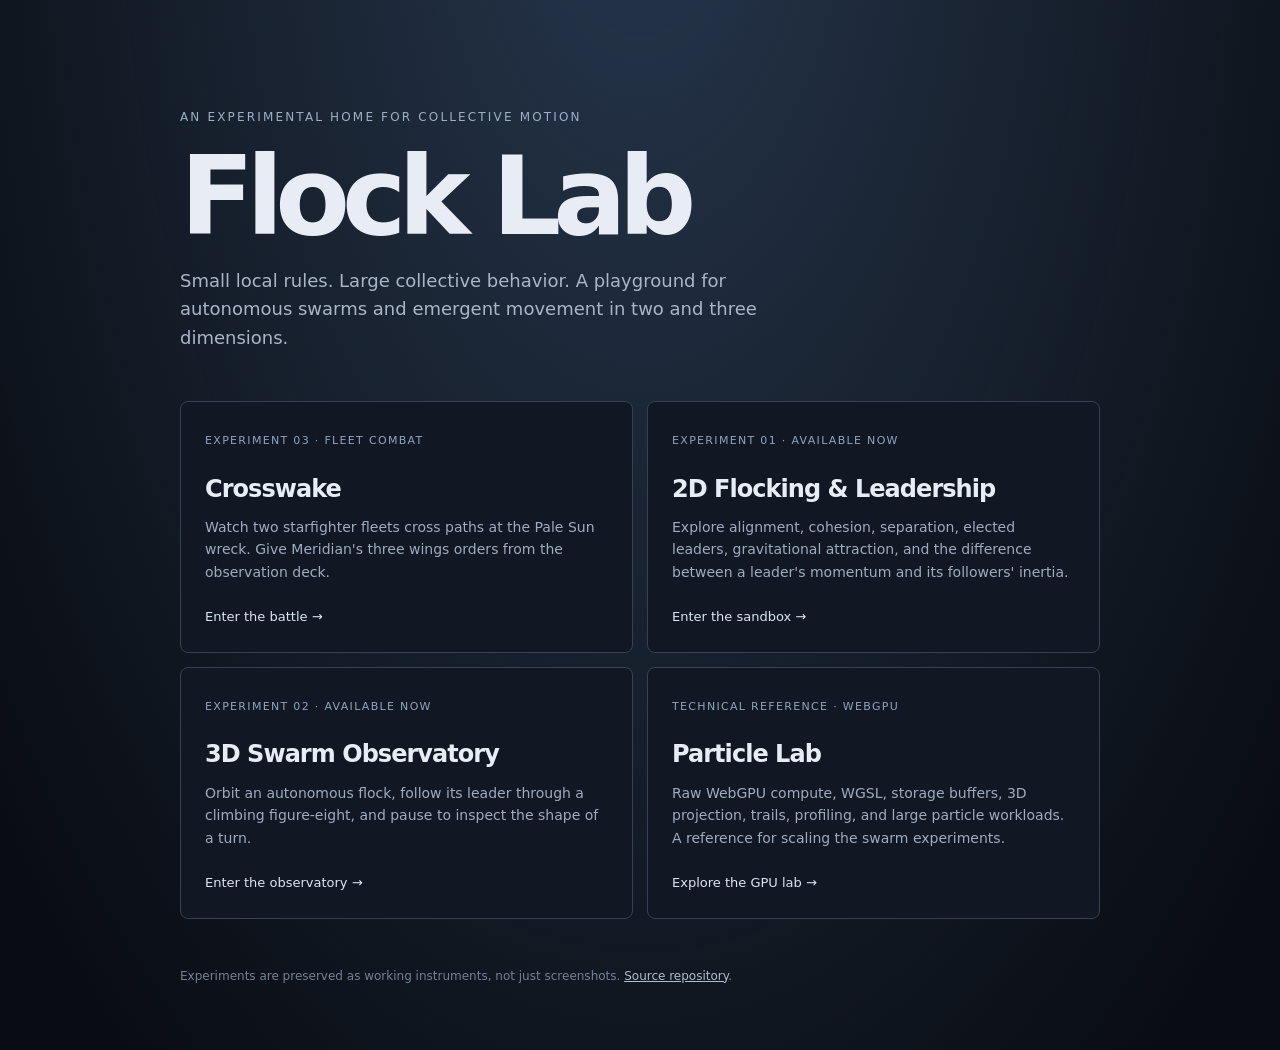
<file: index.html>
<!doctype html>
<html lang="en">
<head>
<meta charset="utf-8">
<meta name="viewport" content="width=device-width,initial-scale=1">
<meta name="color-scheme" content="dark">
<meta name="description" content="Flock Lab: experiments in emergent swarm behavior, autonomous agents, and 3D particle systems.">
<title>Flock Lab</title>
<style>
:root{color-scheme:dark;background:#090c12;color:#e8edf5;font:16px/1.6 ui-sans-serif,system-ui,-apple-system,"Segoe UI",sans-serif}
*{box-sizing:border-box}
body{margin:0;min-height:100vh;background:radial-gradient(ellipse at 50% -15%,#26364c 0,transparent 52rem),#090c12}
main{width:min(920px,calc(100% - 36px));margin:auto;padding:12vh 0 64px}
.kicker{color:#9eafc5;font-size:12px;letter-spacing:.18em;text-transform:uppercase}
h1{font-size:clamp(3.2rem,9vw,6.8rem);letter-spacing:-.075em;line-height:.95;font-weight:650;margin:18px 0}
.intro{max-width:620px;color:#aab6c7;font-size:18px}
.grid{display:grid;grid-template-columns:repeat(2,minmax(0,1fr));gap:14px;margin-top:48px}
.card{display:block;min-height:220px;padding:24px;border:1px solid #354154;background:#111823;border-radius:8px;color:inherit;text-decoration:none;transition:transform .18s,border-color .18s}
.card:hover{transform:translateY(-3px);border-color:#8297b5}
.card .tag{font-size:11px;letter-spacing:.12em;text-transform:uppercase;color:#8fa4c0}
.card h2{font-size:24px;letter-spacing:-.04em;margin:18px 0 8px}
.card p{font-size:14px;color:#9eacbf;margin:0}
.card .go{display:block;margin-top:24px;color:#dbe6f4;font-size:13px}
footer{margin-top:48px;color:#738198;font-size:12px}
footer a{color:#aebdd1}
@media(max-width:620px){main{padding-top:9vh}.grid{grid-template-columns:1fr}.card{min-height:180px}}
</style>
</head>
<body>
<main>
<div class="kicker">An experimental home for collective motion</div>
<h1>Flock Lab</h1>
<p class="intro">Small local rules. Large collective behavior. A playground for autonomous swarms and emergent movement in two and three dimensions.</p>
<section class="grid" aria-label="Experiments">
<a class="card" href="./experiments/fleet-combat/">
<span class="tag">Experiment 03 · Fleet combat</span>
<h2>Crosswake</h2>
<p>Watch two starfighter fleets cross paths at the Pale Sun wreck. Give Meridian's three wings orders from the observation deck.</p>
<span class="go">Enter the battle →</span>
</a>
<a class="card" href="./experiments/2d-flocking/">
<span class="tag">Experiment 01 · Available now</span>
<h2>2D Flocking &amp; Leadership</h2>
<p>Explore alignment, cohesion, separation, elected leaders, gravitational attraction, and the difference between a leader's momentum and its followers' inertia.</p>
<span class="go">Enter the sandbox →</span>
</a>
<a class="card" href="./experiments/3d-flocking/">
<span class="tag">Experiment 02 · Available now</span>
<h2>3D Swarm Observatory</h2>
<p>Orbit an autonomous flock, follow its leader through a climbing figure-eight, and pause to inspect the shape of a turn.</p>
<span class="go">Enter the observatory →</span>
</a>
<a class="card" href="https://github.com/apolito53/web-gpu-lab">
<span class="tag">Technical reference · WebGPU</span>
<h2>Particle Lab</h2>
<p>Raw WebGPU compute, WGSL, storage buffers, 3D projection, trails, profiling, and large particle workloads. A reference for scaling the swarm experiments.</p>
<span class="go">Explore the GPU lab →</span>
</a>
</section>
<footer>Experiments are preserved as working instruments, not just screenshots. <a href="https://github.com/apolito53/flock-lab">Source repository</a>.</footer>
</main>
</body>
</html>
</file>
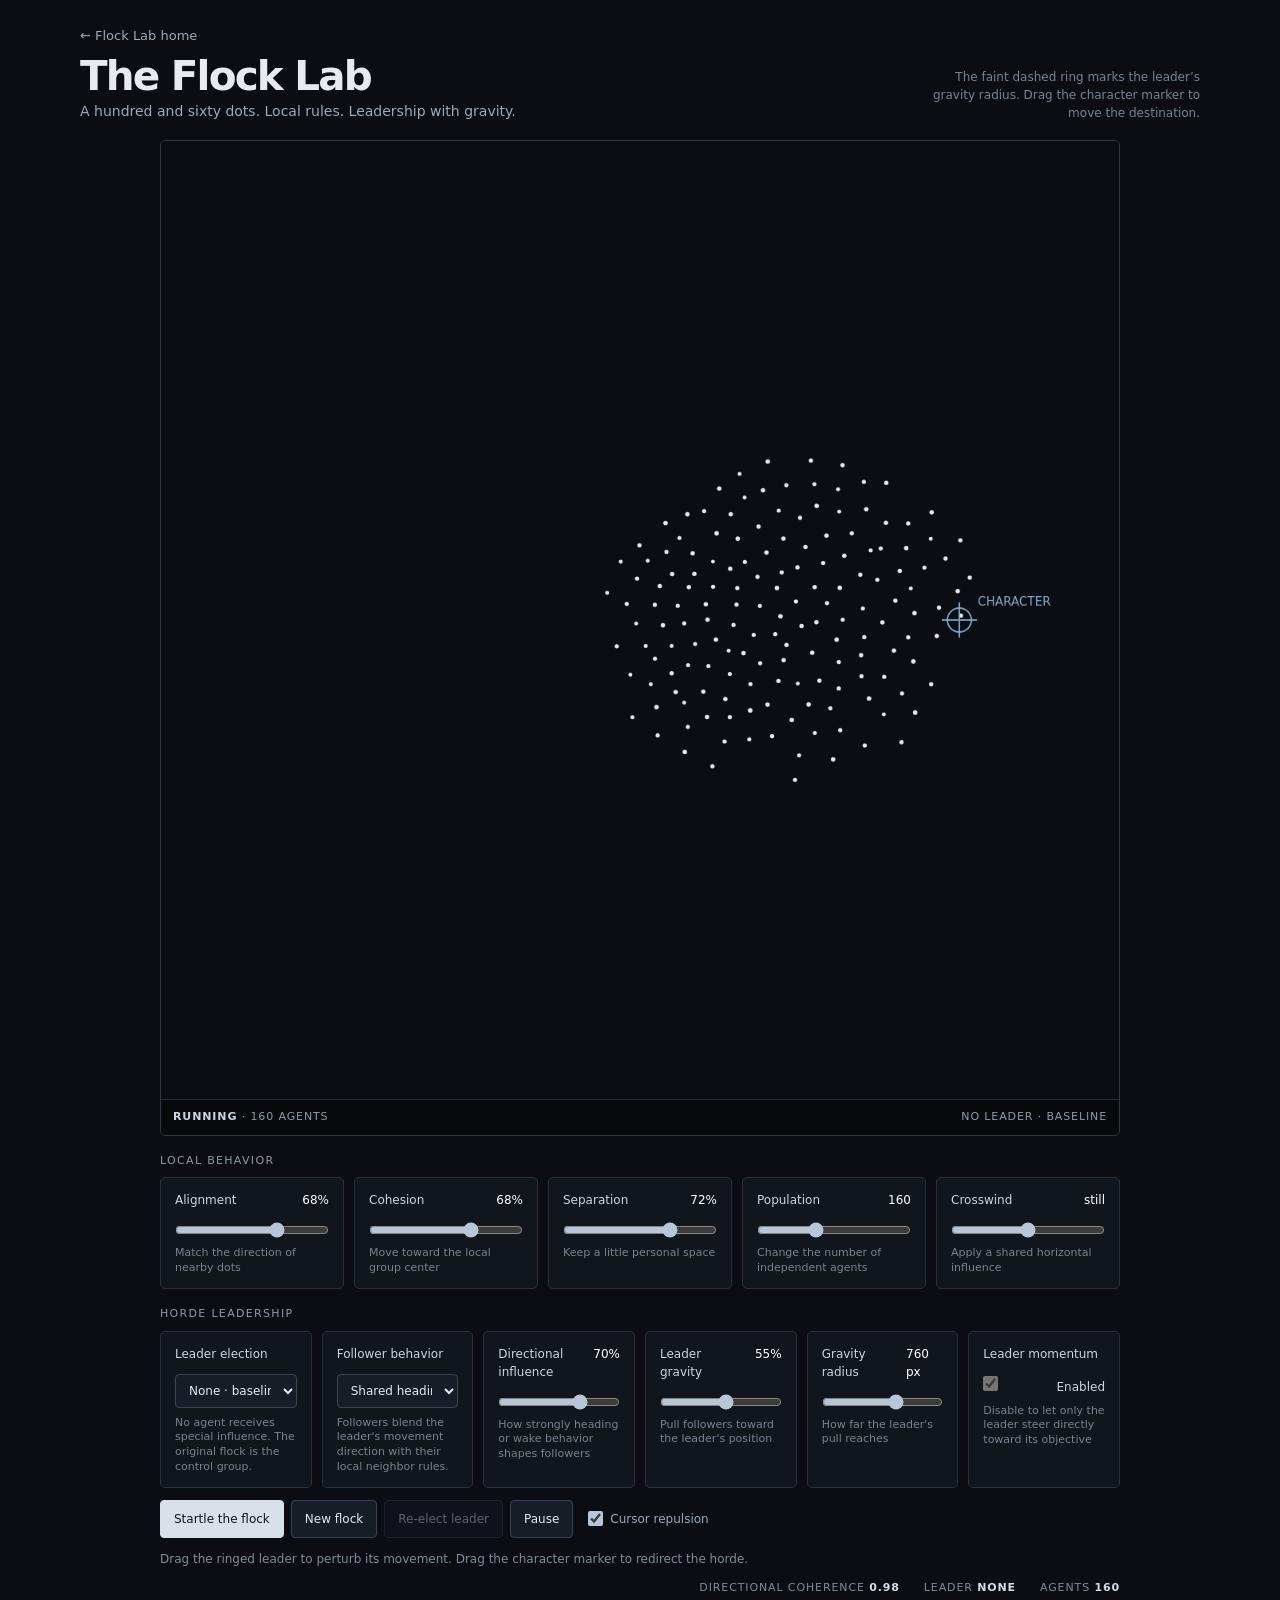
<file: experiments/2d-flocking/index.html>
<!doctype html>
<html lang="en">
<head>
<meta charset="utf-8">
<meta name="viewport" content="width=device-width,initial-scale=1">
<meta name="color-scheme" content="dark">
<meta name="description" content="A bare little flocking sandbox for exploring local rules, elected leaders, leader gravity, and inertial movement.">
<title>Flock Lab · 2D Flocking &amp; Leadership</title>
<style>
:root{color-scheme:dark;background:#0b0d12;color:#e7eaf0;font:15px/1.5 ui-sans-serif,system-ui,-apple-system,"Segoe UI",sans-serif}
*{box-sizing:border-box}
body{margin:0;background:#0b0d12;color:#e7eaf0}
main{width:min(1120px,calc(100% - 32px));margin:0 auto;padding:24px 0 54px}
header{display:flex;align-items:flex-end;justify-content:space-between;gap:24px;margin:0 0 18px}
.back{color:#9da8b8;text-decoration:none;font-size:13px}
.back:hover{color:#fff}
h1{font-size:clamp(1.8rem,4vw,2.7rem);line-height:1.05;letter-spacing:-.045em;margin:8px 0 4px;font-weight:650}
.sub{margin:0;color:#9da8b8;font-size:14px}
.header-note{color:#778292;font-size:12px;text-align:right;max-width:270px}
.field-wrap{width:min(100%,960px);margin:0 auto;background:#080a0e;border:1px solid #303744;border-radius:5px;overflow:hidden}
canvas{display:block;width:100%;height:auto;aspect-ratio:1/1;touch-action:none;cursor:crosshair}
.status{display:flex;justify-content:space-between;gap:12px;padding:9px 12px;border-top:1px solid #252c36;color:#8e99a9;font-size:11px;letter-spacing:.08em;text-transform:uppercase;flex-wrap:wrap}
.status strong{color:#cdd5e0;font-weight:550}
.section-label{width:min(100%,960px);margin:17px auto 8px;color:#8e99a9;font-size:11px;letter-spacing:.12em;text-transform:uppercase}
.controls{width:min(100%,960px);margin:0 auto;display:grid;grid-template-columns:repeat(5,minmax(0,1fr));gap:10px}
.lead-controls{grid-template-columns:repeat(6,minmax(0,1fr))}
.control{min-width:0;padding:13px 14px 12px;border:1px solid #29313d;border-radius:5px;background:#11151c}
.control label{display:flex;justify-content:space-between;gap:8px;align-items:baseline;font-size:12px;color:#cdd5e0}
output{font-variant-numeric:tabular-nums;color:#fff;font-size:12px}
input[type=range]{display:block;width:100%;margin:13px 0 8px;accent-color:#b8c6d8;cursor:pointer}
select{display:block;width:100%;margin:11px 0 8px;padding:8px 9px;border:1px solid #394453;border-radius:4px;background:#171d26;color:#e4eaf2;font:inherit;font-size:12px}
small{display:block;min-height:30px;color:#778292;font-size:11px;line-height:1.35}
.actions{width:min(100%,960px);margin:12px auto 0;display:flex;align-items:center;justify-content:space-between;gap:12px;flex-wrap:wrap}
.actions>div{display:flex;align-items:center;gap:7px;flex-wrap:wrap}
.toggle-control{display:inline-flex;align-items:center;gap:7px;margin-left:8px;color:#9da8b8;font-size:12px;white-space:nowrap;cursor:pointer}
.toggle-control input{width:15px;height:15px;margin:0;accent-color:#b8c6d8;cursor:pointer}
.control-toggle{display:flex;align-items:center;gap:8px;margin:13px 0 8px;color:#d5dde8;font-size:12px;cursor:pointer}
.control-toggle input{width:15px;height:15px;margin:0;accent-color:#b8c6d8;cursor:pointer}
button{border:1px solid #394453;background:#171d26;color:#e4eaf2;padding:9px 13px;border-radius:4px;font:inherit;font-size:12px;cursor:pointer}
button:hover{background:#242d39;border-color:#667487}
button:disabled{opacity:.38;cursor:not-allowed}
button:focus-visible,input:focus-visible,select:focus-visible,canvas:focus-visible{outline:2px solid #b8c6d8;outline-offset:3px}
button.primary{background:#d8e0ea;color:#10151c;border-color:#d8e0ea}
button.primary:hover{background:#fff}
.hint{color:#7f8a9a;font-size:12px}
.readout{width:min(100%,960px);margin:12px auto 0;display:flex;justify-content:flex-end;gap:24px;color:#7f8a9a;font-size:11px;text-transform:uppercase;letter-spacing:.08em;flex-wrap:wrap}
.readout strong{color:#d5dde8;font-weight:550;font-variant-numeric:tabular-nums}
@media(max-width:850px){.controls{grid-template-columns:repeat(3,minmax(0,1fr))}.lead-controls{grid-template-columns:repeat(3,minmax(0,1fr))}}
@media(max-width:560px){main{padding-top:16px}.header-note{display:none}.controls,.lead-controls{grid-template-columns:repeat(2,minmax(0,1fr))}.control{padding:11px}.status{font-size:9px}.readout{justify-content:space-between;gap:8px}}
</style>
</head>
<body>
<main>
<header>
  <div>
    <a class="back" href="../../">← Flock Lab home</a>
    <h1>The Flock Lab</h1>
    <p class="sub">A hundred and sixty dots. Local rules. Leadership with gravity.</p>
  </div>
  <div class="header-note">The faint dashed ring marks the leader’s gravity radius. Drag the character marker to move the destination.</div>
</header>
<section class="field-wrap" aria-label="Flocking simulation">
  <canvas id="field" width="1200" height="1200" tabindex="0" aria-label="A square field containing autonomous dots moving according to local flocking rules. A marked character position can be dragged to change the horde's destination."></canvas>
  <div class="status"><span id="state"><strong>RUNNING</strong> · 160 AGENTS</span><span id="leader-status">NO LEADER · BASELINE</span></div>
</section>
<div class="section-label">Local behavior</div>
<section class="controls" aria-label="Flocking rule controls">
  <div class="control">
    <label for="alignment"><span>Alignment</span><output id="alignment-out">68%</output></label>
    <input id="alignment" type="range" min="0" max="100" value="68">
    <small>Match the direction of nearby dots</small>
  </div>
  <div class="control">
    <label for="cohesion"><span>Cohesion</span><output id="cohesion-out">68%</output></label>
    <input id="cohesion" type="range" min="0" max="100" value="68">
    <small>Move toward the local group center</small>
  </div>
  <div class="control">
    <label for="separation"><span>Separation</span><output id="separation-out">72%</output></label>
    <input id="separation" type="range" min="0" max="100" value="72">
    <small>Keep a little personal space</small>
  </div>
  <div class="control">
    <label for="population"><span>Population</span><output id="population-out">160</output></label>
    <input id="population" type="range" min="20" max="400" step="10" value="160">
    <small>Change the number of independent agents</small>
  </div>
  <div class="control">
    <label for="wind"><span>Crosswind</span><output id="wind-out">still</output></label>
    <input id="wind" type="range" min="-100" max="100" value="0">
    <small>Apply a shared horizontal influence</small>
  </div>
</section>
<div class="section-label">Horde leadership</div>
<section class="controls lead-controls" aria-label="Leader behavior controls">
  <div class="control">
    <label for="leader-mode"><span>Leader election</span></label>
    <select id="leader-mode">
      <option value="none">None · baseline</option>
      <option value="random">Random agent</option>
      <option value="vanguard">Vanguard · nearest to character</option>
      <option value="director">Director · weighted selection</option>
    </select>
    <small id="leader-explanation">No agent receives special influence. The original flock is the control group.</small>
  </div>
  <div class="control">
    <label for="follow-style"><span>Follower behavior</span></label>
    <select id="follow-style">
      <option value="heading">Shared heading</option>
      <option value="wake">Follow the leader's wake</option>
    </select>
    <small id="follow-explanation">Followers blend the leader's movement direction with their local neighbor rules.</small>
  </div>
  <div class="control">
    <label for="leader-influence"><span>Directional influence</span><output id="leader-influence-out">70%</output></label>
    <input id="leader-influence" type="range" min="0" max="100" value="70">
    <small>How strongly heading or wake behavior shapes followers</small>
  </div>
  <div class="control">
    <label for="leader-gravity"><span>Leader gravity</span><output id="leader-gravity-out">55%</output></label>
    <input id="leader-gravity" type="range" min="0" max="100" value="55">
    <small>Pull followers toward the leader's position</small>
  </div>
  <div class="control">
    <label for="gravity-radius"><span>Gravity radius</span><output id="gravity-radius-out">760 px</output></label>
    <input id="gravity-radius" type="range" min="150" max="1100" step="25" value="760">
    <small>How far the leader's pull reaches</small>
  </div>
  <div class="control">
    <label for="leader-momentum"><span>Leader momentum</span></label>
    <label class="control-toggle" for="leader-momentum"><input id="leader-momentum" type="checkbox" checked><span>Enabled</span></label>
    <small>Disable to let only the leader steer directly toward its objective</small>
  </div>
</section>
<div class="actions">
  <div>
    <button id="scatter" class="primary" type="button">Startle the flock</button>
    <button id="new" type="button">New flock</button>
    <button id="reelect" type="button" disabled>Re-elect leader</button>
    <button id="pause" type="button" aria-pressed="false">Pause</button>
    <label class="toggle-control" for="cursor-repulsion"><input id="cursor-repulsion" type="checkbox" checked><span>Cursor repulsion</span></label>
  </div>
  <span class="hint">Drag the ringed leader to perturb its movement. Drag the character marker to redirect the horde.</span>
</div>
<div class="readout">
  <span>Directional coherence <strong id="coherence">0.00</strong></span>
  <span>Leader <strong id="leader-number">none</strong></span>
  <span>Agents <strong id="count">160</strong></span>
</div>
</main>
<script>
(()=>{
"use strict";
const canvas=document.getElementById("field"),ctx=canvas.getContext("2d");
if(!ctx)return;
const W=1200,H=1200,TAU=Math.PI*2,NEIGHBOR_RADIUS_SQ=15000,PERSONAL_RADIUS_SQ=1400;
const $=id=>document.getElementById(id);
const values={alignment:68,cohesion:68,separation:72,population:160,wind:0,leaderMode:"none",followStyle:"heading",leaderInfluence:70,leaderGravity:55,gravityRadius:760,cursorRepulsion:true,leaderMomentum:true};
let seed=119053,birds=[],last=0,time=0,frame=0,running=true,leaderId=null,electionClock=0;
const player={x:1000,y:600};
const pointer={x:0,y:0,active:false};
let draggingPlayer=false,draggingLeader=false;
function rnd(){seed=(1664525*seed+1013904223)>>>0;return seed/4294967296;}
function mix(a,b,t){return a+(b-a)*t;}
function clamp(v,a,b){return Math.max(a,Math.min(b,v));}
function makeBird(i){
 const a=rnd()*TAU,r=Math.sqrt(rnd());
 const x=mix(430,770,rnd())+Math.cos(a)*155*r;
 const y=mix(480,720,rnd())+Math.sin(a)*83*r;
 const vx=2.4+(rnd()-.5)*1.8;
 const vy=(rnd()-.5)*2;
 return {
  x,y,vx,vy,
  cruiseSpeed:clamp(Math.hypot(vx,vy),1.55,3.9),
  startleX:0,startleY:0,
  phase:rnd()*TAU,
  size:.8+rnd()*.5,
  id:i
 };
}
function modeName(){
 return values.leaderMode==="random"?"RANDOM":values.leaderMode==="vanguard"?"VANGUARD":values.leaderMode==="director"?"DIRECTOR":"BASELINE";
}
function updateStatus(){
 const leader=birds.find(b=>b.id===leaderId);
 $("state").innerHTML="<strong>"+(running?"RUNNING":"PAUSED")+"</strong> · "+birds.length+" AGENTS";
 $("leader-status").textContent=leader?("LEADER #"+(leader.id+1)+" · "+modeName()+(values.leaderMomentum?"":" · DIRECT")):"NO LEADER · BASELINE";
 $("leader-number").textContent=leader?("#"+(leader.id+1)):"none";
 $("reelect").disabled=values.leaderMode==="none"||birds.length===0;
 $("leader-momentum").disabled=!leader;
}
function directorScore(candidate){
 const dx=player.x-candidate.x,dy=player.y-candidate.y,distance=Math.hypot(dx,dy);
 const speed=Math.hypot(candidate.vx,candidate.vy);
 const toward=distance>0&&speed>0?clamp(((candidate.vx/speed)*(dx/distance)+(candidate.vy/speed)*(dy/distance)+1)*.5,0,1):0;
 let neighbors=0;
 for(const other of birds){
  if(other.id===candidate.id)continue;
  const x=other.x-candidate.x,y=other.y-candidate.y;
  if(x*x+y*y<NEIGHBOR_RADIUS_SQ)neighbors++;
 }
 const support=clamp(neighbors/10,0,1);
 const proximity=1-clamp(distance/Math.hypot(W,H),0,1);
 return proximity*.5+toward*.35+support*.15;
}
function electLeader(force){
 if(values.leaderMode==="none"||!birds.length){leaderId=null;updateStatus();return;}
 const current=birds.find(b=>b.id===leaderId)||null;
 if(values.leaderMode==="random"){
  if(!current||force){
   let candidate=birds[Math.floor(rnd()*birds.length)];
   if(birds.length>1&&candidate.id===leaderId)candidate=birds[(candidate.id+1+Math.floor(rnd()*(birds.length-1)))%birds.length];
   leaderId=candidate.id;
  }
 }else if(values.leaderMode==="vanguard"){
  let best=birds[0],bestDistance=Infinity;
  for(const b of birds){
   const d=(b.x-player.x)*(b.x-player.x)+(b.y-player.y)*(b.y-player.y);
   if(d<bestDistance){bestDistance=d;best=b;}
  }
  const currentDistance=current?(current.x-player.x)*(current.x-player.x)+(current.y-player.y)*(current.y-player.y):Infinity;
  if(force||!current||Math.sqrt(currentDistance)-Math.sqrt(bestDistance)>55)leaderId=best.id;
 }else if(values.leaderMode==="director"){
  let best=birds[0],bestScore=-Infinity;
  for(const b of birds){const score=directorScore(b);if(score>bestScore){bestScore=score;best=b;}}
  const currentScore=current?directorScore(current):-Infinity;
  if(force||!current||bestScore>currentScore+.045)leaderId=best.id;
 }
 updateStatus();
}
function initialize(){
 birds=Array.from({length:values.population},(_,i)=>makeBird(i));
 leaderId=null;electionClock=0;
 if(values.leaderMode!=="none")electLeader(true);
 $("count").textContent=String(birds.length);
 updateStatus();
}
function report(){
 for(const name of ["alignment","cohesion","separation"]){$(name+"-out").textContent=values[name]+"%";}
 $("population-out").textContent=String(values.population);
 $("wind-out").textContent=values.wind===0?"still":Math.abs(values.wind)+"% "+(values.wind>0?"east":"west");
 $("leader-influence-out").textContent=values.leaderInfluence+"%";
 $("leader-gravity-out").textContent=values.leaderGravity+"%";
 $("gravity-radius-out").textContent=values.gravityRadius+" px";
 $("leader-explanation").textContent=values.leaderMode==="none"?"No agent receives special influence. The original flock is the control group.":values.leaderMode==="random"?"One randomly chosen agent becomes the directional anchor. Re-elect to choose another.":values.leaderMode==="vanguard"?"The agent nearest the character is the vanguard. It changes only when another gets meaningfully closer.":"The Director weighs proximity, heading toward the character, and nearby group support.";
 $("follow-explanation").textContent=values.followStyle==="heading"?"Followers blend the leader's movement direction with their local neighbor rules.":"Followers are gently drawn toward a broad, offset wake behind the leader, retaining their lateral spacing.";
}
for(const name of ["alignment","cohesion","separation","wind"]){
 $(name).addEventListener("input",e=>{values[name]=Number(e.target.value);report();});
}
$("population").addEventListener("input",e=>{$("population-out").textContent=e.target.value;});
$("population").addEventListener("change",e=>{values.population=Number(e.target.value);initialize();readAgreement();});
$("leader-mode").addEventListener("change",e=>{
 values.leaderMode=e.target.value;electionClock=0;electLeader(true);report();
});
$("follow-style").addEventListener("change",e=>{values.followStyle=e.target.value;report();});
$("leader-influence").addEventListener("input",e=>{values.leaderInfluence=Number(e.target.value);report();});
$("leader-gravity").addEventListener("input",e=>{values.leaderGravity=Number(e.target.value);report();});
$("gravity-radius").addEventListener("input",e=>{values.gravityRadius=Number(e.target.value);report();});
$("cursor-repulsion").addEventListener("change",e=>{values.cursorRepulsion=e.target.checked;});
$("leader-momentum").addEventListener("change",e=>{values.leaderMomentum=e.target.checked;updateStatus();});
report();
initialize();
function scatter(){
 let cx=0,cy=0;
 for(const b of birds){cx+=b.x;cy+=b.y;}
 cx/=birds.length;cy/=birds.length;
 for(const b of birds){
  const a=Math.atan2(b.y-cy,b.x-cx)+(rnd()-.5)*.85;
  const force=3.2+rnd()*2.4;
  if(b.id===leaderId&&!values.leaderMomentum){
   b.startleX+=Math.cos(a)*force;b.startleY+=Math.sin(a)*force;
  }else{
   b.vx+=Math.cos(a)*force;b.vy+=Math.sin(a)*force;
  }
 }
}
$("scatter").addEventListener("click",scatter);
$("new").addEventListener("click",()=>{seed=(seed+7919)>>>0;initialize();readAgreement();});
$("reelect").addEventListener("click",()=>{electLeader(true);});
$("pause").addEventListener("click",()=>{
 running=!running;
 $("pause").textContent=running?"Pause":"Resume";
 $("pause").setAttribute("aria-pressed",String(!running));
 updateStatus();
});
function canvasPoint(e){
 const r=canvas.getBoundingClientRect();
 return {x:(e.clientX-r.left)*W/r.width,y:(e.clientY-r.top)*H/r.height};
}
function pointerMove(e){
 const p=canvasPoint(e);
 if(draggingPlayer){player.x=clamp(p.x,35,W-35);player.y=clamp(p.y,35,H-35);pointer.active=false;return;}
 if(draggingLeader){
  const leader=birds.find(b=>b.id===leaderId);
  if(leader){leader.x=clamp(p.x,35,W-35);leader.y=clamp(p.y,35,H-35);}
  pointer.active=false;return;
 }
 pointer.x=p.x;pointer.y=p.y;
 pointer.active=Math.hypot(p.x-player.x,p.y-player.y)>27;
}
canvas.addEventListener("pointermove",pointerMove);
canvas.addEventListener("pointerdown",e=>{
 const p=canvasPoint(e);
 const leader=birds.find(b=>b.id===leaderId);
 if(Math.hypot(p.x-player.x,p.y-player.y)<36){draggingPlayer=true;}
 else if(leader&&Math.hypot(p.x-leader.x,p.y-leader.y)<30){draggingLeader=true;}
 pointerMove(e);
 try{canvas.setPointerCapture(e.pointerId);}catch(_){}
});
function pointerUp(){
 const movedPlayer=draggingPlayer;
 draggingPlayer=false;draggingLeader=false;pointer.active=false;
 if(movedPlayer&&values.leaderMode!=="none")electLeader(false);
}
canvas.addEventListener("pointerup",pointerUp);
canvas.addEventListener("pointercancel",pointerUp);
canvas.addEventListener("pointerleave",()=>{if(!draggingPlayer&&!draggingLeader)pointer.active=false;});
function updateElection(dt){
 if(values.leaderMode==="none"||values.leaderMode==="random")return;
 electionClock+=dt*16.667;
 if(electionClock>=450){electionClock=0;electLeader(false);}
}
function applyLeaderBehavior(b,leader){
 if(!leader)return {x:0,y:0};
 const strength=values.leaderInfluence/100;
 if(b.id===leader.id){
  const dx=player.x-b.x,dy=player.y-b.y,d=Math.hypot(dx,dy);
  if(d<2)return {x:0,y:0};
  const desiredSpeed=3.65;
  return {x:(dx/d*desiredSpeed-b.vx)*.055,y:(dy/d*desiredSpeed-b.vy)*.055};
 }
 if(strength<=0)return {x:0,y:0};
 const leaderDistance=Math.hypot(leader.x-b.x,leader.y-b.y);
 const rangeWeight=clamp(1-leaderDistance/900,0,1)*strength;
 if(values.followStyle==="heading"){
  return {x:(leader.vx-b.vx)*.055*rangeWeight,y:(leader.vy-b.vy)*.055*rangeWeight};
 }
 const speed=Math.hypot(leader.vx,leader.vy);
 if(speed<.001)return {x:0,y:0};
 const dirX=leader.vx/speed,dirY=leader.vy/speed;
 const perpX=-dirY,perpY=dirX;
 const relX=b.x-leader.x,relY=b.y-leader.y;
 const lateral=clamp(relX*perpX+relY*perpY,-220,220);
 const longitudinal=relX*dirX+relY*dirY;
 const desiredLongitudinal=clamp(longitudinal,-390,-95);
 const desiredLateral=lateral*.78;
 const targetX=leader.x+dirX*desiredLongitudinal+perpX*desiredLateral;
 const targetY=leader.y+dirY*desiredLongitudinal+perpY*desiredLateral;
 return {x:(targetX-b.x)*.00062*rangeWeight,y:(targetY-b.y)*.00062*rangeWeight};
}
function leaderGravityFor(b,leader){
 if(!leader||b.id===leader.id||values.leaderGravity<=0)return {x:0,y:0};
 const dx=leader.x-b.x,dy=leader.y-b.y;
 const distance=Math.hypot(dx,dy),radius=values.gravityRadius;
 if(distance<=1||distance>=radius)return {x:0,y:0};
 const t=distance/radius;
 const smoothFalloff=1-(t*t*(3-2*t));
 const centerSoftening=clamp(distance/70,0,1);
 const magnitude=(values.leaderGravity/100)*.42*smoothFalloff*centerSoftening;
 return {x:dx/distance*magnitude,y:dy/distance*magnitude};
}
function simulation(dt){
 updateElection(dt);
 const leader=birds.find(b=>b.id===leaderId)||null;
 const nextVelocity=new Array(birds.length);
 const alignment=values.alignment/100,cohesion=values.cohesion/100;
 const space=values.separation/100,wind=values.wind/100;
 for(let i=0;i<birds.length;i++){
  const b=birds[i],isDirectLeader=!!leader&&b.id===leader.id&&!values.leaderMomentum;
  let avx=0,avy=0,cx=0,cy=0,avoidX=0,avoidY=0,neighbors=0;
  for(let j=0;j<birds.length;j++){
   if(i===j)continue;
   const o=birds[j],dx=o.x-b.x,dy=o.y-b.y,d2=dx*dx+dy*dy;
   if(d2<NEIGHBOR_RADIUS_SQ){
    avx+=o.vx;avy+=o.vy;cx+=o.x;cy+=o.y;neighbors++;
    if(d2<PERSONAL_RADIUS_SQ&&d2>1){
     const force=(PERSONAL_RADIUS_SQ-d2)/PERSONAL_RADIUS_SQ;
     avoidX-=dx*force/Math.sqrt(d2);avoidY-=dy*force/Math.sqrt(d2);
    }
   }
  }
  let ax=0,ay=0,intentX=0,intentY=0;
  if(neighbors){
   avx/=neighbors;avy/=neighbors;cx/=neighbors;cy/=neighbors;
   ax+=(avx-b.vx)*.038*alignment+(cx-b.x)*.0015*cohesion;
   ay+=(avy-b.vy)*.038*alignment+(cy-b.y)*.0015*cohesion;
   if(isDirectLeader){
    const averageSpeed=Math.hypot(avx,avy);
    if(averageSpeed>.001){
     intentX+=(avx/averageSpeed)*alignment;
     intentY+=(avy/averageSpeed)*alignment;
    }
    const centerX=cx-b.x,centerY=cy-b.y,centerDistance=Math.hypot(centerX,centerY);
    if(centerDistance>.001){
     intentX+=(centerX/centerDistance)*cohesion;
     intentY+=(centerY/centerDistance)*cohesion;
    }
   }
  }
  ax+=avoidX*(.045+space*.22);
  ay+=avoidY*(.045+space*.22);
  if(isDirectLeader){
   intentX+=avoidX*(.35+space*.65);
   intentY+=avoidY*(.35+space*.65);
  }
  ax+=wind*.046+.006*Math.sin(time*.001+b.phase);
  ay+=.008*Math.sin(time*.0009+b.id*.42);
  if(isDirectLeader){
   intentX+=wind*.22+.025*Math.sin(time*.001+b.phase);
   intentY+=.025*Math.sin(time*.0009+b.id*.42);
   const goalX=player.x-b.x,goalY=player.y-b.y,goalDistance=Math.hypot(goalX,goalY);
   if(goalDistance>1){intentX+=goalX/goalDistance*1.15;intentY+=goalY/goalDistance*1.15;}
   if(b.x<95)intentX+=clamp((95-b.x)/95,0,1)*1.1;
   if(b.x>1105)intentX-=clamp((b.x-1105)/95,0,1)*1.1;
   if(b.y<95)intentY+=clamp((95-b.y)/95,0,1)*1.1;
   if(b.y>1105)intentY-=clamp((b.y-1105)/95,0,1)*1.1;
   if(values.cursorRepulsion&&pointer.active){
    const dx=b.x-pointer.x,dy=b.y-pointer.y,d2=dx*dx+dy*dy;
    if(d2<23000&&d2>1){
     const f=(23000-d2)/23000*.75,len=Math.sqrt(d2);
     intentX+=dx/len*f;intentY+=dy/len*f;
    }
   }
   intentX+=b.startleX*.72;intentY+=b.startleY*.72;
   b.startleX*=.86;b.startleY*=.86;
   let desiredLength=Math.hypot(intentX,intentY);
   if(desiredLength<.0001){
    intentX=goalDistance>1?goalX/goalDistance:Math.cos(b.phase);
    intentY=goalDistance>1?goalY/goalDistance:Math.sin(b.phase);
    desiredLength=1;
   }
   const speed=b.cruiseSpeed||3;
   nextVelocity[i]=[intentX/desiredLength*speed,intentY/desiredLength*speed];
  }else{
   const leadership=applyLeaderBehavior(b,leader);
   ax+=leadership.x;ay+=leadership.y;
   const gravity=leaderGravityFor(b,leader);
   ax+=gravity.x;ay+=gravity.y;
   if(b.x<95)ax+=(95-b.x)*.004;
   if(b.x>1105)ax-=(b.x-1105)*.004;
   if(b.y<95)ay+=(95-b.y)*.004;
   if(b.y>1105)ay-=(b.y-1105)*.004;
   if(values.cursorRepulsion&&pointer.active){
    const dx=b.x-pointer.x,dy=b.y-pointer.y,d2=dx*dx+dy*dy;
    if(d2<23000&&d2>1){
     const f=(23000-d2)/23000*.75,len=Math.sqrt(d2);
     ax+=dx/len*f;ay+=dy/len*f;
    }
   }
   let vx=b.vx+ax*dt,vy=b.vy+ay*dt;
   const speed=Math.hypot(vx,vy),max=3.9,min=1.55;
   if(speed>max){vx*=max/speed;vy*=max/speed;}
   else if(speed<min){const d=min/Math.max(speed,.001);vx*=d;vy*=d;}
   b.startleX=0;b.startleY=0;
   nextVelocity[i]=[vx,vy];
  }
 }
 for(let i=0;i<birds.length;i++){
  const b=birds[i];
  b.vx=nextVelocity[i][0];b.vy=nextVelocity[i][1];
  b.x+=b.vx*dt;b.y+=b.vy*dt;
 }
}
function draw(){
 ctx.fillStyle="#0b0d12";ctx.fillRect(0,0,W,H);
 const leader=birds.find(b=>b.id===leaderId)||null;
 if(leader&&values.leaderGravity>0){
  ctx.save();
  ctx.strokeStyle="rgba(241,201,140,.16)";
  ctx.lineWidth=1.5;
  ctx.setLineDash([8,11]);
  ctx.beginPath();ctx.arc(leader.x,leader.y,values.gravityRadius,0,TAU);ctx.stroke();
  ctx.restore();
 }
 ctx.fillStyle="#e5eaf1";
 for(const b of birds){
  if(leader&&b.id===leader.id)continue;
  ctx.beginPath();ctx.arc(b.x,b.y,1.8+b.size*.8,0,TAU);ctx.fill();
 }
 if(leader){
  ctx.fillStyle="#f1c98c";ctx.beginPath();ctx.arc(leader.x,leader.y,5.5,0,TAU);ctx.fill();
  ctx.strokeStyle="rgba(241,201,140,.8)";ctx.lineWidth=2;ctx.beginPath();ctx.arc(leader.x,leader.y,13,0,TAU);ctx.stroke();
 }
 ctx.strokeStyle="rgba(135,178,213,.9)";ctx.lineWidth=2;
 ctx.beginPath();ctx.arc(player.x,player.y,15,0,TAU);ctx.stroke();
 ctx.beginPath();ctx.moveTo(player.x-22,player.y);ctx.lineTo(player.x+22,player.y);ctx.moveTo(player.x,player.y-22);ctx.lineTo(player.x,player.y+22);ctx.stroke();
 ctx.fillStyle="rgba(135,178,213,.95)";ctx.font="15px ui-sans-serif,system-ui,sans-serif";
 ctx.fillText("CHARACTER",player.x+23,player.y-18);
}
function readAgreement(){
 if(!birds.length)return;
 let sx=0,sy=0;
 for(const b of birds){
  const speed=Math.hypot(b.vx,b.vy);
  sx+=b.vx/speed;sy+=b.vy/speed;
 }
 $("coherence").textContent=(Math.hypot(sx,sy)/birds.length).toFixed(2);
}
function animate(now){
 const dt=Math.min(1.5,Math.max(.1,(now-(last||now))/16.667));
 last=now;
 if(running){
  time+=dt*16.667;simulation(dt);
  if(frame++%20===0)readAgreement();
 }
 draw();
 requestAnimationFrame(animate);
}
document.addEventListener("visibilitychange",()=>{last=0;});
if(window.matchMedia&&window.matchMedia("(prefers-reduced-motion: reduce)").matches){
 running=false;$("pause").textContent="Resume";$("pause").setAttribute("aria-pressed","true");
}
updateStatus();readAgreement();requestAnimationFrame(animate);
})();
</script>
</body>
</html>
</file>
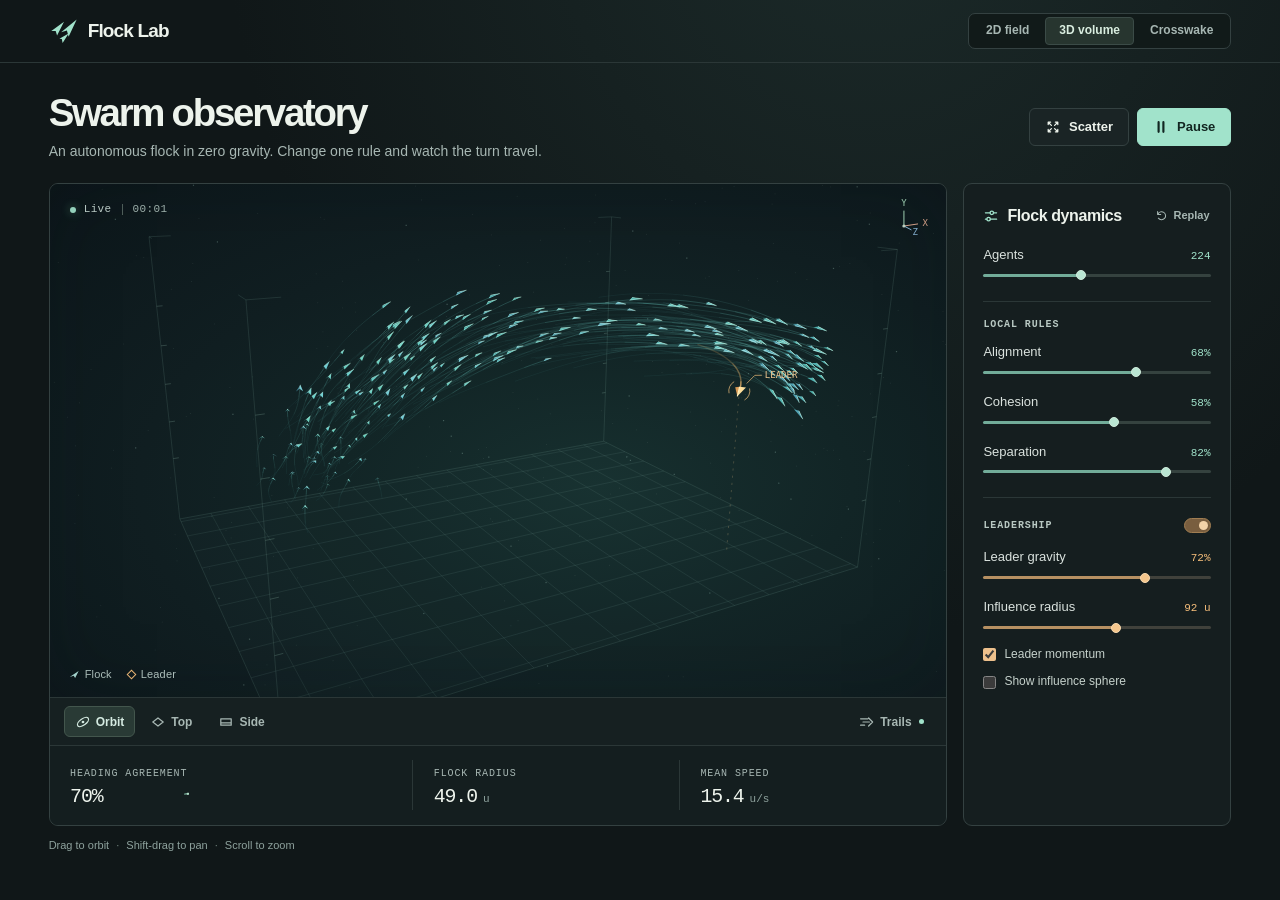
<file: experiments/3d-flocking/index.html>
<!doctype html>
<html lang="en">
  <head>
    <meta charset="utf-8" />
    <meta name="viewport" content="width=device-width, initial-scale=1" />
    <meta name="color-scheme" content="dark" />
    <meta
      name="description"
      content="Observe a flock in three dimensions. Orbit its flight, change the local rules, and trace the pull of a single leader."
    />
    <meta name="theme-color" content="#101819" />
    <title>Swarm observatory · Flock Lab</title>
    <link rel="stylesheet" href="observatory.css" />
  </head>
  <body>
    <svg class="symbols" xmlns="http://www.w3.org/2000/svg" aria-hidden="true">
      <symbol id="i-pause" viewBox="0 0 20 20"><path d="M7 4v12M13 4v12" stroke-width="2.7" /></symbol>
      <symbol id="i-play" viewBox="0 0 20 20">
        <path d="m6 3 10 7-10 7z" fill="currentColor" stroke="none" />
      </symbol>
      <symbol id="i-scatter" viewBox="0 0 20 20">
        <path d="m4 4 4 4m-4-1V4h3m6 0h3v3m0-3-4 4m4 5v3h-3m3 0-4-4m-5 4H4v-3m0 3 4-4" />
      </symbol>
      <symbol id="i-reset" viewBox="0 0 20 20">
        <path d="M4.4 8a6.2 6.2 0 1 1 .8 6.1M4 3.8v4.8h4.8" />
      </symbol>
      <symbol id="i-orbit" viewBox="0 0 20 20">
        <ellipse cx="10" cy="10" rx="8" ry="4" transform="rotate(-36 10 10)" />
        <circle cx="10" cy="10" r="1.7" fill="currentColor" stroke="none" />
      </symbol>
      <symbol id="i-top" viewBox="0 0 20 20"><path d="m3.5 10 6.5-5 6.5 5-6.5 5z" /></symbol>
      <symbol id="i-side" viewBox="0 0 20 20"><path d="M3.5 6h13v8h-13zM4 11h12" /></symbol>
      <symbol id="i-sliders" viewBox="0 0 20 20">
        <path d="M3 6h6m4 0h4M3 14h2m4 0h8" />
        <circle cx="11" cy="6" r="2.2" />
        <circle cx="7" cy="14" r="2.2" />
      </symbol>
      <symbol id="i-trails" viewBox="0 0 20 20"><path d="M2 6h9M5 10h8M2 14h5m5 1 5-5-5-5" /></symbol>
      <symbol id="i-flock" viewBox="0 0 26 26">
        <path
          d="m2 13 11-8-6 12-1.2-4zm8.5 1L24 3l-7 15-1.5-5.4zM9 19.7l8-4.6-5.2 8.4-.7-3.6z"
          fill="currentColor"
          stroke="none"
        />
      </symbol>
    </svg>
    <header class="masthead">
      <div class="masthead-inner">
        <a class="brand" href="../../"
          ><svg aria-hidden="true"><use href="#i-flock" /></svg><span>Flock Lab</span></a
        >
        <nav aria-label="Switch experiment">
          <a href="../2d-flocking/">2D field</a><a href="./" aria-current="page">3D volume</a><a href="../fleet-combat/">Crosswake</a>
        </nav>
      </div>
    </header>
    <main>
      <div class="page-heading">
        <div>
          <h1>Swarm observatory</h1>
          <p>An autonomous flock in zero gravity. Change one rule and watch the turn travel.</p>
        </div>
        <div class="actions">
          <button id="scatter" type="button" title="Apply a single outward impulse to the flock">
            <svg aria-hidden="true"><use href="#i-scatter" /></svg>Scatter
          </button>
          <button id="pause" type="button" class="primary" aria-pressed="false">
            <svg aria-hidden="true"><use id="pause-icon" href="#i-pause" /></svg
            ><span id="pause-text">Pause</span>
          </button>
        </div>
      </div>
      <div class="workbench">
        <section class="instrument" aria-label="Swarm observation volume">
          <div class="field">
            <canvas
              id="space"
              tabindex="0"
              aria-describedby="camera-help"
              aria-label="Live three-dimensional flock. Arrow keys orbit, Shift and arrows pan, plus and minus zoom, and Home restores the overview."
              >This experiment uses a canvas to display the flock.</canvas
            >
            <div class="field-status">
              <span class="lamp"></span><span id="live-state">Live</span
              ><span class="time" id="clock">00:00</span>
            </div>
            <div class="legend">
              <span><i class="agent-key"></i>Flock</span
              ><span id="leader-key"><i class="leader-key"></i>Leader</span>
            </div>
          </div>
          <div class="viewbar">
            <div class="views" role="group" aria-label="Observation angle">
              <button
                type="button"
                data-view="orbit"
                aria-pressed="true"
                title="Restore the default orbit view"
              >
                <svg aria-hidden="true"><use href="#i-orbit" /></svg>Orbit
              </button>
              <button type="button" data-view="top" aria-pressed="false">
                <svg aria-hidden="true"><use href="#i-top" /></svg>Top
              </button>
              <button type="button" data-view="side" aria-pressed="false">
                <svg aria-hidden="true"><use href="#i-side" /></svg>Side
              </button>
            </div>
            <button id="trails" type="button" aria-pressed="true" title="Toggle recent flight paths">
              <svg aria-hidden="true"><use href="#i-trails" /></svg>Trails<span
                class="toggle-lamp"
                aria-hidden="true"
              ></span>
            </button>
          </div>
          <div class="metrics" aria-label="Live flock measurements">
            <div
              title="Agreement of individual heading vectors. 100% means every agent heads in the same direction."
            >
              <span class="metric-label">Heading agreement</span>
              <div class="measure">
                <strong id="agreement">—</strong
                ><canvas id="history" aria-label="Recent heading agreement over simulation time"></canvas>
              </div>
            </div>
            <div title="Root-mean-square distance from the flock center, in simulation units">
              <span class="metric-label">Flock radius</span>
              <div class="measure"><strong id="mean-radius">—</strong><small>u</small></div>
            </div>
            <div title="Average distance traveled by one agent per simulation second">
              <span class="metric-label">Mean speed</span>
              <div class="measure"><strong id="mean-speed">—</strong><small>u/s</small></div>
            </div>
          </div>
        </section>
        <aside class="panel" aria-labelledby="panel-title">
          <div class="panel-head">
            <h2 id="panel-title">
              <svg aria-hidden="true"><use href="#i-sliders" /></svg>Flock dynamics
            </h2>
            <button id="reset" type="button" title="Replay the same starting flock with current settings">
              <svg aria-hidden="true"><use href="#i-reset" /></svg>Replay
            </button>
          </div>
          <div class="panel-group population">
            <label for="population">Agents<output for="population" id="out-population">224</output></label>
            <input type="range" id="population" min="32" max="480" step="16" value="224" />
          </div>
          <div class="panel-group rules">
            <h3>Local rules</h3>
            <div class="slider" title="Match the velocity of nearby agents">
              <label for="alignment">Alignment<output for="alignment" id="out-alignment">68%</output></label
              ><input type="range" id="alignment" min="0" max="100" value="68" />
            </div>
            <div class="slider" title="Steer toward the center of nearby agents">
              <label for="cohesion">Cohesion<output for="cohesion" id="out-cohesion">58%</output></label
              ><input type="range" id="cohesion" min="0" max="100" value="58" />
            </div>
            <div class="slider" title="Give nearby agents personal space">
              <label for="separation"
                >Separation<output for="separation" id="out-separation">82%</output></label
              ><input type="range" id="separation" min="0" max="100" value="82" />
            </div>
          </div>
          <div class="panel-group leadership">
            <div class="group-heading">
              <h3>Leadership</h3>
              <label class="switch" title="Give one agent an autonomous flight path"
                ><span class="sr-only">Enable leader</span><input type="checkbox" id="leader" checked /><i
                  aria-hidden="true"
                ></i
              ></label>
            </div>
            <fieldset id="leader-controls">
              <legend class="sr-only">Leader controls</legend>
              <div class="slider" title="Inward force toward the gold leader">
                <label for="gravity"
                  >Leader gravity<output for="gravity" id="out-gravity">72%</output></label
                ><input type="range" id="gravity" min="0" max="100" value="72" />
              </div>
              <div class="slider" title="Spherical range of the leader’s attraction">
                <label for="radius"
                  >Influence radius<output for="radius" id="out-radius">92 u</output></label
                ><input type="range" id="radius" min="10" max="150" step="2" value="92" />
              </div>
              <label
                class="check"
                title="Smooth the leader’s steering. Followers always retain their own inertia."
                ><input type="checkbox" id="momentum" checked />Leader momentum</label
              >
              <label class="check" title="Show the spherical reach of the gravity force"
                ><input type="checkbox" id="sphere" />Show influence sphere</label
              >
            </fieldset>
          </div>
        </aside>
      </div>
      <p class="camera-help" id="camera-help">
        <span class="desktop-help">Drag to orbit <b>·</b> Shift-drag to pan <b>·</b> Scroll to zoom</span
        ><span class="touch-help">Drag to orbit <b>·</b> Two fingers to pan and zoom</span>
      </p>
    </main>
    <script type="module" src="observatory.mjs"></script>
  </body>
</html>
</file>
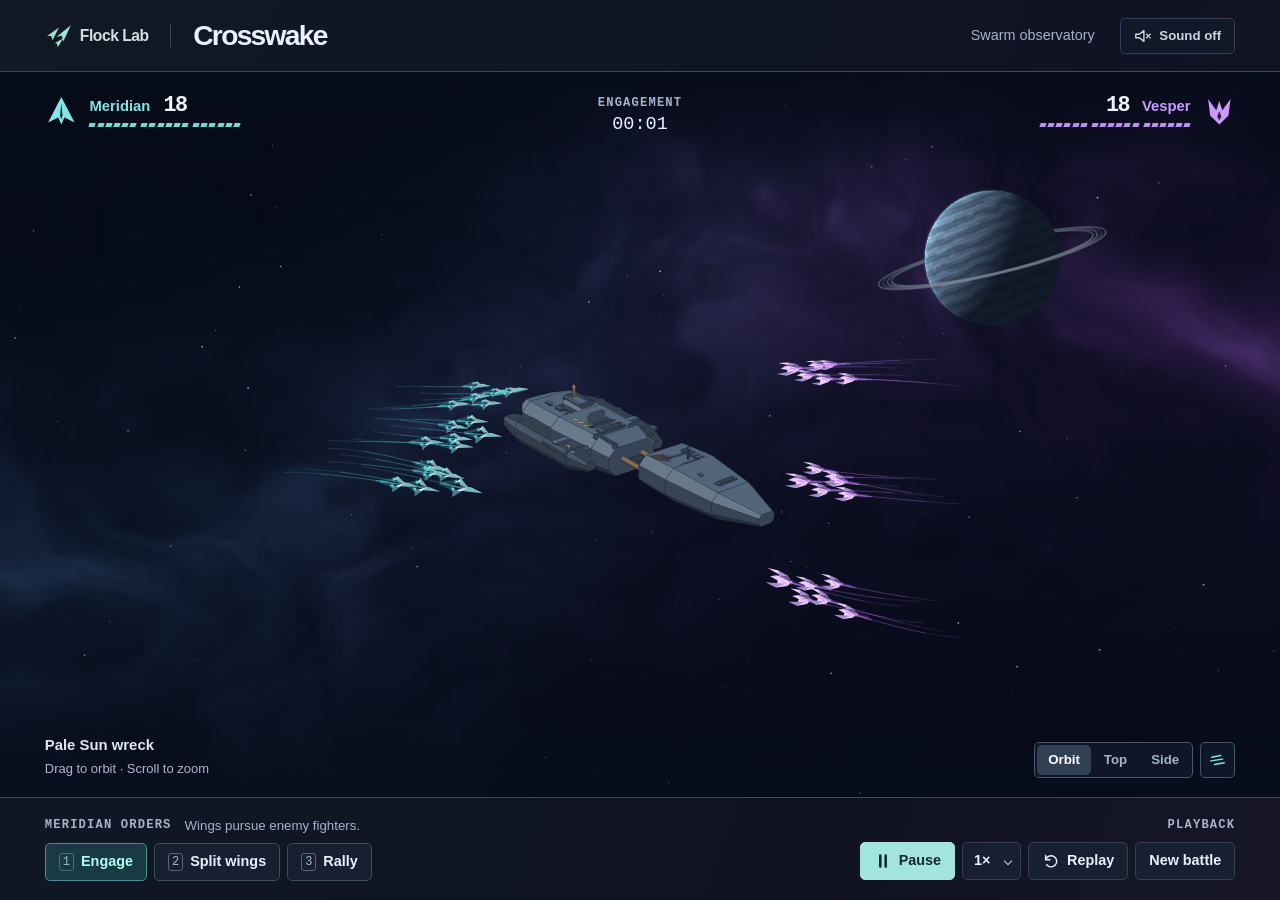
<file: experiments/fleet-combat/index.html>
<!doctype html>
<html lang="en">
  <head>
    <meta charset="utf-8" />
    <meta name="viewport" content="width=device-width, initial-scale=1, viewport-fit=cover" />
    <meta name="color-scheme" content="dark" />
    <meta name="theme-color" content="#0b111f" />
    <meta
      name="description"
      content="Observe two autonomous starfighter fleets at the Pale Sun wreck. Give Meridian a wing order and watch the fight from any angle."
    />
    <title>Crosswake · Flock Lab</title>
    <link rel="stylesheet" href="crosswake.css" />
  </head>
  <body>
    <svg class="symbols" xmlns="http://www.w3.org/2000/svg" aria-hidden="true">
      <symbol id="flock" viewBox="0 0 26 26">
        <path
          d="m2 13 11-8-6 12-1.2-4zm8.5 1L24 3l-7 15-1.5-5.4zM9 19.7l8-4.6-5.2 8.4-.7-3.6z"
          fill="currentColor"
          stroke="none"
        />
      </symbol>
      <symbol id="meridian" viewBox="0 0 32 32">
        <path d="m16 2 13 25-10-5-3 7-3-7-10 5z" fill="currentColor" stroke="none" />
        <path d="m16 8 1.2 12-1.2 4-1.2-4z" fill="#122433" stroke="none" />
      </symbol>
      <symbol id="vesper" viewBox="0 0 32 32">
        <path d="m5 4 8 11 3-9 3 9 8-11-2 16-9 9-9-9z" fill="currentColor" stroke="none" />
        <path d="m16 16 2 5-2 4-2-4z" fill="#271c37" stroke="none" />
      </symbol>
      <symbol id="sound-icon" viewBox="0 0 20 20"><path d="M3 8h4l5-4v12l-5-4H3zM15 7q3 3 0 6" /></symbol>
      <symbol id="mute-icon" viewBox="0 0 20 20">
        <path d="M2 8h4l5-4v12l-5-4H2zM14 8l4 4m0-4-4 4" />
      </symbol>
      <symbol id="pause-icon" viewBox="0 0 20 20"><path d="M7 4v12m6-12v12" stroke-width="2.8" /></symbol>
      <symbol id="play-icon" viewBox="0 0 20 20">
        <path d="m6 3 10 7-10 7z" fill="currentColor" stroke="none" />
      </symbol>
      <symbol id="replay-icon" viewBox="0 0 20 20">
        <path d="M4.4 8a6.2 6.2 0 1 1 .8 6.1M4 3.8v4.8h4.8" />
      </symbol>
      <symbol id="trails-icon" viewBox="0 0 20 20"><path d="m3 7 10-2M2 11l13-2m-9 6 11-2" /></symbol>
    </svg>
    <main class="game">
      <header class="mast">
        <div class="identity">
          <a class="brand" href="../../"
            ><svg aria-hidden="true"><use href="#flock" /></svg>Flock Lab</a
          ><span class="divider" aria-hidden="true"></span>
          <h1>Crosswake</h1>
        </div>
        <nav aria-label="Game navigation">
          <a href="../3d-flocking/"><span class="nav-prefix">Swarm </span>observatory</a
          ><button
            id="sound"
            type="button"
            aria-label="Sound"
            aria-pressed="false"
            title="Toggle combat audio"
          >
            <svg aria-hidden="true"><use id="audio-glyph" href="#mute-icon" /></svg
            ><span id="audio-text">Sound off</span>
          </button>
        </nav>
      </header>
      <section class="arena" aria-label="Starfighter battle at the Pale Sun wreck">
        <canvas
          id="battlefield"
          tabindex="0"
          aria-label="Three-dimensional fleet battle. Arrow keys orbit. Shift and arrows pan. Plus and minus zoom. Home resets the view."
          aria-describedby="camera-hint"
          >Crosswake needs canvas support to show the battle.</canvas
        >
        <div class="scoreboard">
          <div class="fleet meridian">
            <svg class="crest" aria-hidden="true"><use href="#meridian" /></svg>
            <div class="fleet-info">
              <div class="fleet-title">
                <h2>Meridian</h2>
                <strong id="count-0">18</strong>
              </div>
              <div id="pips-0" class="pips" aria-hidden="true"></div>
            </div>
          </div>
          <div class="battle-time"><span id="status">Engagement</span><time id="clock">00:00</time></div>
          <div class="fleet vesper">
            <svg class="crest" aria-hidden="true"><use href="#vesper" /></svg>
            <div class="fleet-info">
              <div class="fleet-title">
                <h2>Vesper</h2>
                <strong id="count-1">18</strong>
              </div>
              <div id="pips-1" class="pips" aria-hidden="true"></div>
            </div>
          </div>
        </div>
        <div class="scene-bottom">
          <div class="place">
            <strong>Pale Sun wreck</strong
            ><span id="camera-hint"
              ><span class="mouse">Drag to orbit · Scroll to zoom</span
              ><span class="touch">Drag to orbit · Pinch to zoom</span></span
            >
          </div>
          <div class="camera-controls">
            <div class="angles" role="group" aria-label="Camera angle">
              <button
                type="button"
                data-view="orbit"
                aria-pressed="true"
                title="Restore the orbit camera"
              >
                Orbit</button
              ><button type="button" data-view="top" aria-pressed="false">Top</button
              ><button type="button" data-view="side" aria-pressed="false">Side</button>
            </div>
            <button
              id="trails"
              type="button"
              aria-label="Flight trails"
              aria-pressed="true"
              title="Toggle flight trails"
            >
              <svg aria-hidden="true"><use href="#trails-icon" /></svg>
            </button>
          </div>
        </div>
        <div id="result" class="result" hidden>
          <div role="status">
            <p id="result-title"></p>
            <span id="result-detail"></span>
            <div class="result-buttons">
              <button type="button" data-restart="replay">Replay battle</button
              ><button class="accent" type="button" data-restart="new">New battle</button>
            </div>
          </div>
        </div>
      </section>
      <div class="deck">
        <section class="orders" aria-labelledby="orders-heading">
          <div class="deck-heading">
            <h2 id="orders-heading">Meridian orders</h2>
            <span id="order-description" aria-live="polite">Wings pursue enemy fighters.</span>
          </div>
          <div class="orders-row" role="group" aria-label="Order Meridian wings">
            <button type="button" data-order="engage" aria-pressed="true" title="Pursue enemy contacts">
              <kbd>1</kbd> Engage</button
            ><button
              type="button"
              data-order="split"
              aria-pressed="false"
              title="Fan the wings into high and low passes"
            >
              <kbd>2</kbd> Split wings</button
            ><button
              type="button"
              data-order="rally"
              aria-pressed="false"
              title="Regroup and recharge shields. Weapons hold fire."
            >
              <kbd>3</kbd> Rally
            </button>
          </div>
        </section>
        <section class="playback" aria-label="Battle playback">
          <div class="deck-heading"><h2>Playback</h2></div>
          <div class="play-row">
            <button id="pause" type="button" aria-pressed="false">
              <svg aria-hidden="true"><use id="play-glyph" href="#pause-icon" /></svg
              ><span id="play-text">Pause</span></button
            ><label class="speed"
              ><span class="sr-only">Playback speed</span
              ><select id="speed">
                <option value="0.5">½×</option>
                <option value="1" selected>1×</option>
                <option value="2">2×</option>
              </select></label
            ><button
              type="button"
              data-restart="replay"
              aria-label="Replay this encounter"
              title="Replay the same starting formation"
            >
              <svg aria-hidden="true"><use href="#replay-icon" /></svg
              ><span class="replay-text">Replay</span></button
            ><button type="button" data-restart="new" title="Start a new seeded encounter">
              New battle
            </button>
          </div>
        </section>
      </div>
      <noscript>Enable JavaScript to run the fleet simulation.</noscript>
    </main>
    <script type="module" src="crosswake.mjs"></script>
  </body>
</html>
</file>
<file: experiments/3d-flocking/observatory.css>
:root {
  color-scheme: dark;
  --base: #101718;
  --panel: #151e1f;
  --line: #344141;
  --soft-line: #2b3737;
  --text: #edf3ec;
  --muted: #a7b7b3;
  --low: #8ea29d;
  --mint: #a1e3cb;
  --gold: #f5bd7a;
  --mono: 'IBM Plex Mono', 'SFMono-Regular', Consolas, 'Liberation Mono', monospace;
  font:
    15px/1.45 Inter,
    'Segoe UI',
    Arial,
    sans-serif;
  background: var(--base);
  color: var(--text);
}
* {
  box-sizing: border-box;
}
body {
  margin: 0;
  min-height: 100vh;
  background: radial-gradient(ellipse at 68% -18%, #1c2b2a 0, transparent 53%), var(--base);
}
.symbols {
  position: absolute;
  width: 0;
  height: 0;
  overflow: hidden;
}
button,
a,
input {
  -webkit-tap-highlight-color: transparent;
}
button {
  font: inherit;
  cursor: pointer;
}
svg {
  width: 16px;
  height: 16px;
  fill: none;
  stroke: currentColor;
  stroke-width: 1.55;
  stroke-linecap: round;
  stroke-linejoin: round;
  flex: none;
}
button:focus-visible,
a:focus-visible,
input:focus-visible,
canvas:focus-visible {
  outline: 2px solid var(--mint);
  outline-offset: 3px;
}
button {
  display: inline-flex;
  align-items: center;
  justify-content: center;
  gap: 8px;
  color: var(--text);
  border: 1px solid var(--line);
  background: #1a2425;
  border-radius: 6px;
  line-height: 1;
  font-size: 13px;
  font-weight: 560;
}
button:hover {
  border-color: #697b75;
  background: #263430;
}
button:active {
  transform: translateY(1px);
}
a {
  color: inherit;
}
.sr-only {
  position: absolute;
  width: 1px;
  height: 1px;
  padding: 0;
  margin: -1px;
  overflow: hidden;
  clip: rect(0, 0, 0, 0);
  white-space: nowrap;
  border: 0;
}
.masthead {
  border-bottom: 1px solid var(--soft-line);
}
.masthead-inner,
main {
  width: min(1552px, calc(100% - clamp(36px, 7.6vw, 128px)));
  margin: auto;
}
.masthead-inner {
  height: 62px;
  display: flex;
  align-items: center;
  justify-content: space-between;
}
.brand {
  display: inline-flex;
  align-items: center;
  gap: 9px;
  font-weight: 650;
  font-size: 19px;
  letter-spacing: -0.045em;
  text-decoration: none;
}
.brand svg {
  color: var(--mint);
  width: 30px;
  height: 30px;
}
.masthead nav {
  display: flex;
  border: 1px solid var(--line);
  padding: 3px;
  gap: 2px;
  border-radius: 7px;
  background: #111a19;
}
.masthead nav a {
  font-size: 12px;
  font-weight: 600;
  text-decoration: none;
  padding: 4px 13px;
  border: 1px solid transparent;
  border-radius: 4px;
  color: var(--muted);
}
.masthead nav a[aria-current] {
  color: #d9eddf;
  border-color: #3b4b47;
  background: #27352f;
}
.masthead nav a:hover {
  color: white;
}
main {
  padding: clamp(22px, 3.2vh, 38px) 0 26px;
}
.page-heading {
  display: flex;
  align-items: center;
  justify-content: space-between;
  gap: 20px;
  margin-bottom: 21px;
}
h1,
h2,
h3,
p {
  margin: 0;
}
h1 {
  font-size: clamp(29px, 3vw, 44px);
  font-weight: 550;
  letter-spacing: -0.059em;
  line-height: 1.1;
}
.page-heading p {
  color: var(--muted);
  font-size: 14px;
  line-height: 1.5;
  margin-top: 7px;
}
.actions {
  display: flex;
  gap: 8px;
}
.actions button {
  height: 38px;
  padding: 0 15px;
}
.actions .primary {
  background: var(--mint);
  color: #122621;
  border-color: var(--mint);
  min-width: 92px;
}
.actions .primary:hover {
  background: #c3f1db;
  border-color: #c3f1db;
}
.workbench {
  display: grid;
  grid-template-columns: minmax(0, 1fr) clamp(254px, 21vw, 307px);
  gap: 16px;
  align-items: stretch;
}
.instrument,
.panel {
  border: 1px solid var(--line);
  border-radius: 9px;
  overflow: hidden;
  background: var(--panel);
}
.instrument {
  min-width: 0;
  display: flex;
  flex-direction: column;
}
.field {
  position: relative;
  isolation: isolate;
  flex: 1;
  min-height: clamp(390px, 57vh, 800px);
  background: radial-gradient(ellipse at 61% 59%, #17302f 0%, #122526 33%, #101e21 59%, #0c161a 100%);
  overflow: hidden;
}
.field::after {
  content: '';
  inset: 0;
  position: absolute;
  pointer-events: none;
  box-shadow: inset 0 0 76px #0a111630;
}
.field canvas {
  position: absolute;
  inset: 0;
  width: 100%;
  height: 100%;
  display: block;
  touch-action: none;
  cursor: grab;
}
.field canvas:active {
  cursor: grabbing;
}
.field canvas:focus-visible {
  outline-offset: -3px;
}
.field-status,
.legend {
  position: absolute;
  left: 20px;
  display: flex;
  align-items: center;
  gap: 8px;
  pointer-events: none;
  font: 11px/1 var(--mono);
  letter-spacing: 0.035em;
  color: #c4d5cf;
}
.field-status {
  top: 20px;
}
.lamp,
.toggle-lamp {
  width: 6px;
  height: 6px;
  border-radius: 50%;
  background: var(--mint);
}
.lamp {
  box-shadow: 0 0 10px #83e8b478;
}
.field-status.paused .lamp {
  background: var(--gold);
  box-shadow: none;
}
.time {
  padding-left: 10px;
  margin-left: 2px;
  border-left: 1px solid #52625d;
  color: #a4b7b1;
}
.legend {
  bottom: 17px;
  gap: 16px;
  font:
    11px/1 Inter,
    'Segoe UI',
    Arial,
    sans-serif;
  letter-spacing: 0.015em;
  color: #b5c8c3;
}
.legend span {
  display: flex;
  align-items: center;
  gap: 6px;
}
.legend span[hidden] {
  display: none;
}
.agent-key {
  height: 7px;
  width: 9px;
  background: #b1e3dc;
  clip-path: polygon(0 84%, 100% 0, 61% 100%, 45% 68%);
}
.leader-key {
  height: 7px;
  width: 7px;
  border: 1px solid var(--gold);
  transform: rotate(45deg);
}
.viewbar {
  display: flex;
  justify-content: space-between;
  align-items: center;
  gap: 8px;
  padding: 8px 14px;
  background: #162021;
  border-top: 1px solid var(--soft-line);
  border-bottom: 1px solid var(--soft-line);
}
.views {
  display: flex;
  gap: 4px;
}
.viewbar button,
#reset {
  font-size: 12px;
  color: var(--muted);
  background: transparent;
  border-color: transparent;
  gap: 5px;
}
.viewbar button {
  min-height: 31px;
  padding: 0 10px;
}
.views button[aria-pressed='true'] {
  color: #d5ebe2;
  background: #293a35;
  border-color: #43564d;
}
.viewbar button:hover,
#reset:hover {
  background: #23332f;
  color: #eef7ef;
}
.viewbar #trails {
  padding: 0 7px;
}
.toggle-lamp {
  width: 5px;
  height: 5px;
  margin-left: 2px;
  background: #66736f;
}
.viewbar #trails[aria-pressed='true'] .toggle-lamp {
  background: var(--mint);
}
.metrics {
  display: grid;
  grid-template-columns: 1.36fr 1fr 1fr;
  padding: 14px 0 15px;
  background: #141e1f;
}
.metrics > div {
  padding: 0 clamp(12px, 1.6vw, 25px);
  min-width: 0;
}
.metrics > div + div {
  border-left: 1px solid var(--soft-line);
}
.metric-label,
.panel h3 {
  font: 10px/1.2 var(--mono);
  text-transform: uppercase;
  letter-spacing: 0.09em;
  color: var(--muted);
}
.measure {
  display: flex;
  gap: 6px;
  align-items: baseline;
  margin-top: 3px;
  line-height: 1.25;
}
.measure strong {
  font: 500 clamp(18px, 1.55vw, 24px)/1.25 var(--mono);
  letter-spacing: -0.055em;
}
.measure small {
  font: 11px var(--mono);
  color: var(--low);
}
#history {
  align-self: center;
  width: min(38%, 75px);
  height: 20px;
  margin-left: 5px;
}
.panel {
  padding: 18px clamp(15px, 1.55vw, 24px) 16px;
  align-self: stretch;
}
.panel-head,
.group-heading {
  display: flex;
  align-items: center;
  justify-content: space-between;
  gap: 5px;
}
.panel h2 {
  font-size: 16px;
  font-weight: 600;
  letter-spacing: -0.025em;
  display: flex;
  align-items: center;
  gap: 8px;
}
.panel h2 svg {
  color: var(--mint);
}
#reset {
  padding: 6px 0 6px 4px;
  font-size: 11px;
}
#reset svg {
  height: 13px;
  width: 13px;
}
.panel-group {
  margin-top: 17px;
}
.panel-group + .panel-group {
  border-top: 1px solid var(--soft-line);
  padding-top: 17px;
}
.panel h3 {
  font-weight: 600;
  color: #b9c9c3;
}
.panel .slider {
  margin-top: 12px;
}
.panel label:has(output) {
  display: flex;
  align-items: baseline;
  justify-content: space-between;
  gap: 8px;
  font-size: 13px;
  color: #dae2de;
}
.panel output {
  font: 11px var(--mono);
  color: var(--mint);
}
input[type='range'] {
  --fill: 50%;
  appearance: none;
  -webkit-appearance: none;
  display: block;
  width: 100%;
  height: 17px;
  margin: 2px 0 0;
  cursor: pointer;
  background: transparent;
}
input[type='range']::-webkit-slider-runnable-track {
  height: 3px;
  border-radius: 3px;
  background: linear-gradient(to right, #72ac99 var(--fill), #35423f var(--fill));
}
input[type='range']::-moz-range-track {
  height: 3px;
  border-radius: 3px;
  background: linear-gradient(to right, #72ac99 var(--fill), #35423f var(--fill));
}
input[type='range']::-webkit-slider-thumb {
  appearance: none;
  -webkit-appearance: none;
  height: 10px;
  width: 10px;
  margin-top: -3.5px;
  border-radius: 50%;
  background: #bae6d3;
  border: 1px solid #ceeada;
}
input[type='range']::-moz-range-thumb {
  height: 9px;
  width: 9px;
  border-radius: 50%;
  background: #bae6d3;
  border: 1px solid #ceeada;
}
fieldset {
  border: 0;
  margin: 0;
  padding: 0;
  min-width: 0;
}
fieldset:disabled {
  opacity: 0.43;
}
.leadership output {
  color: var(--gold);
}
.leadership input[type='range']::-webkit-slider-runnable-track {
  background: linear-gradient(to right, #b69062 var(--fill), #40413b var(--fill));
}
.leadership input[type='range']::-moz-range-track {
  background: linear-gradient(to right, #b69062 var(--fill), #40413b var(--fill));
}
.leadership input[type='range']::-webkit-slider-thumb {
  background: #f4c68c;
  border-color: #f7d9af;
}
.leadership input[type='range']::-moz-range-thumb {
  background: #f4c68c;
  border-color: #f7d9af;
}
.switch {
  position: relative;
  display: flex;
  align-items: center;
  cursor: pointer;
  padding: 3px 0 3px 6px;
}
.switch input {
  position: absolute;
  opacity: 0;
}
.switch i {
  position: relative;
  width: 27px;
  height: 15px;
  border-radius: 20px;
  background: #3d4945;
  border: 1px solid #60706a;
}
.switch i:after {
  content: '';
  position: absolute;
  top: 2px;
  left: 2px;
  width: 9px;
  height: 9px;
  border-radius: 50%;
  background: #bdc8c2;
}
.switch input:checked + i {
  background: #795e3f;
  border-color: #a17e52;
}
.switch input:checked + i:after {
  left: 14px;
  background: #f4d3a8;
}
.switch input:focus-visible + i {
  outline: 2px solid var(--mint);
  outline-offset: 3px;
}
.check {
  display: flex;
  align-items: center;
  gap: 8px;
  color: #c5d1cb;
  font-size: 12px;
  cursor: pointer;
  margin-top: 10px;
}
.check input {
  margin: 0;
  width: 13px;
  height: 13px;
  accent-color: #edc08c;
}
.camera-help {
  text-align: left;
  margin-top: 11px;
  color: var(--low);
  font-size: 11px;
  line-height: 1.6;
}
.camera-help b {
  font-weight: 400;
  padding: 0 4px;
  color: #71847e;
}
.touch-help {
  display: none;
}
@media (min-width: 1550px) {
  .panel .slider {
    margin-top: 16px;
  }
  .panel-group {
    margin-top: 22px;
  }
  .panel-group + .panel-group {
    padding-top: 22px;
  }
}
@media (max-width: 940px) {
  .masthead-inner,
  main {
    width: calc(100% - 36px);
  }
  .workbench {
    grid-template-columns: minmax(0, 1fr) 234px;
    gap: 11px;
  }
  .field {
    min-height: 410px;
  }
  .panel {
    padding: 15px;
  }
  .metrics > div {
    padding: 0 11px;
  }
  .page-heading p {
    font-size: 13px;
  }
  .viewbar {
    padding: 7px;
  }
  .viewbar button {
    padding: 0 7px;
  }
}
@media (max-width: 730px) {
  .masthead-inner {
    height: 53px;
  }
  .workbench {
    display: flex;
    flex-direction: column;
    gap: 12px;
  }
  .page-heading {
    align-items: flex-start;
    margin-bottom: 15px;
    flex-wrap: wrap;
    gap: 12px;
  }
  .actions button {
    height: 34px;
    padding: 0 11px;
  }
  .actions .primary {
    min-width: 78px;
  }
  .field {
    min-height: 0;
    flex: auto;
    height: clamp(320px, 55svh, 560px);
  }
  .panel {
    padding: 15px 17px;
    display: grid;
    grid-template-columns: 1fr 1fr;
    column-gap: 23px;
  }
  .panel-head,
  .population {
    grid-column: 1/-1;
  }
  .panel-group + .panel-group {
    padding-top: 14px;
    margin-top: 14px;
  }
  .population {
    margin-top: 12px;
  }
  .camera-help {
    margin-top: 9px;
  }
  .viewbar {
    padding: 6px 10px;
  }
  .viewbar button {
    min-height: 33px;
  }
  .metrics {
    padding: 12px 0;
  }
  .metrics > div {
    padding: 0 13px;
  }
  .field-status,
  .legend {
    left: 15px;
  }
  .field-status {
    top: 15px;
  }
  .legend {
    bottom: 12px;
  }
}
@media (max-width: 420px) {
  .masthead-inner,
  main {
    width: calc(100% - 24px);
  }
  main {
    padding-top: 19px;
  }
  .page-heading p {
    max-width: 34ch;
  }
  .metrics {
    grid-template-columns: 1.22fr 1fr 1fr;
  }
  .metrics > div {
    padding: 0 9px;
  }
  .metric-label {
    font-size: 9px;
    letter-spacing: 0.04em;
  }
  #history {
    max-width: 39px;
  }
  .panel {
    column-gap: 16px;
  }
  .field {
    height: 47svh;
    min-height: 300px;
  }
}
@media (pointer: coarse) {
  .desktop-help {
    display: none;
  }
  .touch-help {
    display: inline;
  }
  input[type='range'] {
    height: 23px;
  }
}
button:disabled {
  opacity: 0.43;
  cursor: default;
  transform: none;
}
</file>
<file: experiments/fleet-combat/crosswake.css>
:root {
  color-scheme: dark;
  font:
    16px/1.4 Inter,
    'Segoe UI',
    Arial,
    sans-serif;
  --ink: #eaf0ff;
  --muted: #a6b3cb;
  --line: #344057;
  --base: #0b101c;
  --aqua: #81e6e4;
  --violet: #cc9aff;
  --mono: 'IBM Plex Mono', Consolas, 'Liberation Mono', monospace;
  background: var(--base);
  color: var(--ink);
}
* {
  box-sizing: border-box;
}
body,
h1,
h2,
p {
  margin: 0;
}
button,
select,
a {
  -webkit-tap-highlight-color: transparent;
}
button,
select {
  line-height: 1.2;
  font-family: inherit;
  font-size: 0.9rem;
  font-weight: 550;
}
button,
select,
.angles {
  border-radius: 5px;
}
button {
  display: inline-flex;
  align-items: center;
  justify-content: center;
  gap: 7px;
  min-height: 38px;
  padding: 8px 13px;
  border: 1px solid var(--line);
  background: #171f30;
  color: var(--ink);
  cursor: pointer;
}
button:hover,
select:hover {
  background: #27324a;
  border-color: #657691;
}
button:disabled {
  opacity: 0.42;
  cursor: default;
}
button:focus-visible,
select:focus-visible,
a:focus-visible,
canvas:focus-visible {
  outline: 2px solid var(--aqua);
  outline-offset: 3px;
}
.symbols,
.sr-only {
  position: absolute;
  width: 1px;
  height: 1px;
  overflow: hidden;
  clip-path: inset(50%);
}
svg {
  width: 18px;
  height: 18px;
  fill: none;
  stroke: currentColor;
  stroke-width: 1.6;
  stroke-linecap: round;
  stroke-linejoin: round;
  flex: none;
}
.game {
  display: grid;
  grid-template-rows: auto minmax(310px, 1fr) auto;
  min-height: 555px;
  height: 100vh;
  height: 100svh;
  background: linear-gradient(110deg, #101925, #101323 70%, #161626);
}
.mast,
.deck {
  padding-inline: clamp(16px, 3.5vw, 64px);
}
.mast {
  height: clamp(55px, 8vh, 76px);
  display: flex;
  align-items: center;
  justify-content: space-between;
  gap: 16px;
  border-bottom: 1px solid #3e475d;
}
.identity,
nav,
.brand {
  display: flex;
  align-items: center;
}
.identity {
  gap: clamp(12px, 1.7vw, 25px);
}
.brand {
  gap: 7px;
  color: #d2dedf;
  text-decoration: none;
  font-weight: 620;
  font-size: 0.98rem;
  letter-spacing: -0.03em;
  white-space: nowrap;
}
.brand svg {
  color: #a3e1d4;
  width: 28px;
  height: 28px;
}
.divider {
  height: 23px;
  width: 1px;
  background: #3b465b;
}
h1 {
  font-size: clamp(1.4rem, 2.2vw, 2rem);
  font-weight: 620;
  letter-spacing: -0.06em;
  line-height: 1.05;
}
nav {
  gap: clamp(12px, 2vw, 30px);
}
nav a {
  font-size: 0.9rem;
  color: var(--muted);
  text-decoration: none;
}
nav a:hover,
.brand:hover {
  color: white;
}
#sound {
  min-height: 33px;
  font-size: 0.83rem;
  color: #cad6e6;
  background: #111928;
}
#sound[aria-pressed='true'] {
  color: var(--aqua);
}
.arena {
  position: relative;
  isolation: isolate;
  overflow: hidden;
  background: #09101e;
}
#battlefield {
  position: absolute;
  inset: 0;
  display: block;
  width: 100%;
  height: 100%;
  touch-action: none;
  cursor: grab;
}
#battlefield:active {
  cursor: grabbing;
}
#battlefield:focus-visible {
  outline-offset: -3px;
}
.scoreboard,
.scene-bottom {
  position: absolute;
  left: 0;
  right: 0;
  padding-inline: clamp(16px, 3.5vw, 64px);
  pointer-events: none;
}
.scoreboard {
  top: 0;
  display: grid;
  grid-template-columns: 1fr auto 1fr;
  align-items: start;
  padding-top: clamp(13px, 2.5vh, 27px);
  padding-bottom: 36px;
  background: linear-gradient(#070c19ce, transparent);
}
.fleet {
  display: flex;
  gap: 12px;
  align-items: center;
  color: var(--aqua);
}
.fleet .crest {
  width: clamp(23px, 2.55vw, 43px);
  height: clamp(23px, 2.55vw, 43px);
}
.vesper {
  color: var(--violet);
  flex-direction: row-reverse;
}
.fleet-info {
  min-width: 0;
}
.fleet-title {
  display: flex;
  align-items: baseline;
  gap: 13px;
}
.vesper .fleet-title {
  flex-direction: row-reverse;
}
.fleet-title h2 {
  font-size: clamp(0.88rem, 1.16vw, 1.13rem);
  font-weight: 650;
}
.fleet-title strong {
  font: 600 clamp(1.15rem, 1.7vw, 1.7rem) / 1 var(--mono);
  letter-spacing: -0.07em;
  color: #eff5ff;
}
.pips {
  display: flex;
  gap: 2px;
  margin-top: 7px;
}
.pips i {
  height: 4px;
  width: clamp(3px, 0.48vw, 8px);
  background: currentColor;
  opacity: 0.93;
  transform: skewX(-18deg);
}
.pips i:nth-child(6n + 1):not(:first-child) {
  margin-left: 3px;
}
.pips i.lost {
  opacity: 0.17;
}
.battle-time {
  display: grid;
  justify-items: center;
  gap: 3px;
}
.battle-time span,
.deck h2 {
  font: 600 0.76rem/1.4 var(--mono);
  letter-spacing: 0.095em;
  color: var(--muted);
  text-transform: uppercase;
}
#clock {
  font: 500 clamp(1.08rem, 1.45vw, 1.43rem) / 1.1 var(--mono);
  font-variant-numeric: tabular-nums;
}
.scene-bottom {
  bottom: 0;
  display: flex;
  align-items: end;
  justify-content: space-between;
  gap: 14px;
  padding-bottom: clamp(12px, 2.1vh, 22px);
  padding-top: 38px;
  background: linear-gradient(transparent, #080e1cb5);
}
.place {
  display: flex;
  gap: 4px;
  flex-direction: column;
}
.place strong {
  font-size: 0.93rem;
  font-weight: 560;
  color: #e3e6f0;
}
.place span {
  font-size: 0.81rem;
  color: #adb8ce;
}
.touch {
  display: none;
}
.camera-controls,
.angles {
  display: inline-flex;
  gap: 2px;
}
.camera-controls {
  gap: 7px;
  pointer-events: auto;
}
.angles,
#trails {
  border: 1px solid #49556c;
  background: #10182ada;
}
.angles {
  padding: 2px;
}
.angles button,
#trails {
  font-size: 0.83rem;
}
.angles button {
  min-height: 30px;
  padding: 4px 10px;
  border-color: transparent;
  background: transparent;
  color: var(--muted);
}
.angles button[aria-pressed='true'] {
  background: #324055;
  color: white;
}
#trails {
  min-width: 35px;
  min-height: 35px;
  padding: 5px;
  color: #8291a5;
}
#trails[aria-pressed='true'] {
  color: var(--aqua);
}
.deck {
  display: flex;
  justify-content: space-between;
  flex-wrap: wrap;
  align-content: center;
  gap: 14px 32px;
  padding-block: clamp(12px, 2.1vh, 22px);
  border-top: 1px solid #3e475d;
}
.deck-heading,
.orders-row,
.play-row {
  display: flex;
  align-items: center;
  gap: 7px;
}
.deck-heading {
  gap: 13px;
  margin-bottom: 8px;
}
#order-description {
  color: var(--muted);
  font-size: 0.83rem;
}
.orders-row button {
  border-color: #3b4d57;
}
.orders-row button[aria-pressed='true'] {
  background: #183a42;
  color: #b5fcf3;
  border-color: #4b9092;
}
kbd {
  font: 0.75rem/1 var(--mono);
  color: #a1b9bd;
  border: 1px solid #56686e;
  border-radius: 3px;
  padding: 2px 3px;
}
.playback .deck-heading {
  justify-content: flex-end;
}
#pause {
  color: #142630;
  background: #a1e5dd;
  border-color: #a1e5dd;
  min-width: 93px;
}
#pause:hover,
.accent:hover {
  background: #baf5e9;
}
.speed {
  position: relative;
}
.speed::after {
  content: '';
  display: block;
  position: absolute;
  right: 10px;
  top: 44%;
  width: 5px;
  height: 5px;
  border-right: 1px solid #c2cfe2;
  border-bottom: 1px solid #c2cfe2;
  transform: rotate(45deg);
  pointer-events: none;
}
select {
  appearance: none;
  min-height: 38px;
  padding: 7px 25px 7px 11px;
  background: #171f30;
  border: 1px solid var(--line);
  color: var(--ink);
  cursor: pointer;
}
.result {
  position: absolute;
  inset: 0;
  display: grid;
  place-items: center;
  pointer-events: none;
  background: linear-gradient(transparent, #090d1c18, transparent);
}
[hidden] {
  display: none !important;
}
.result > div {
  pointer-events: auto;
  margin: 13px;
  max-width: min(430px, calc(100% - 24px));
  padding: 25px 28px;
  text-align: center;
  border: 1px solid #61708a;
  border-radius: 9px;
  background: #111a2bed;
  box-shadow: 0 15px 60px #05071166;
}
#result-title {
  font-size: clamp(1.45rem, 2.3vw, 2.1rem);
  line-height: 1.12;
  letter-spacing: -0.045em;
  font-weight: 620;
}
#result-detail {
  display: block;
  color: #bfccdf;
  margin: 0.5rem 0 1.1rem;
  font-size: 0.94rem;
}
.result-buttons {
  display: flex;
  justify-content: center;
  gap: 8px;
}
.accent {
  background: #a1e5dd;
  border-color: #a1e5dd;
  color: #102831;
}
@media (max-width: 850px) {
  .deck {
    gap: 12px;
  }
  .deck-heading {
    gap: 6px;
    align-items: flex-start;
    flex-direction: column;
  }
  .playback {
    align-self: flex-end;
  }
  .playback .deck-heading {
    align-items: flex-end;
  }
}
@media (max-width: 690px) {
  .game {
    min-height: 590px;
  }
  .deck {
    display: grid;
    grid-template-columns: 1fr;
    gap: 10px;
  }
  .deck-heading {
    flex-direction: row;
    align-items: baseline;
    gap: 9px;
    margin-bottom: 5px;
  }
  .playback .deck-heading {
    display: none;
  }
  .orders-row,
  .play-row {
    gap: 6px;
  }
  .orders-row button {
    flex: 1;
  }
  .play-row > button {
    flex: 1;
    white-space: nowrap;
  }
  .play-row > [data-restart='replay'] {
    flex: 0 0 40px;
  }
  .fleet {
    gap: 6px;
  }
  .fleet-title {
    gap: 6px;
  }
  .scene-bottom {
    align-items: center;
  }
  .mast {
    gap: 8px;
  }
  nav {
    gap: 9px;
  }
  nav a {
    font-size: 0.82rem;
  }
  .replay-text {
    display: none;
  }
}
@media (max-width: 440px) {
  .nav-prefix {
    display: none;
  }
  nav a {
    text-transform: capitalize;
  }
  .orders h2 {
    white-space: nowrap;
  }
  .mast,
  .deck,
  .scoreboard,
  .scene-bottom {
    padding-inline: 12px;
  }
  .identity {
    gap: 9px;
  }
  .brand {
    gap: 4px;
    font-size: 0.85rem;
  }
  .brand svg {
    width: 23px;
    height: 23px;
  }
  .divider {
    height: 19px;
  }
  nav a {
    font-size: 0.78rem;
  }
  #audio-text {
    display: none;
  }
  #sound {
    padding: 6px;
  }
  .scoreboard {
    padding-top: 12px;
  }
  .fleet .crest {
    width: 18px;
    height: 24px;
  }
  .pips {
    gap: 1px;
  }
  .pips i {
    width: 3px;
  }
  .pips i:nth-child(6n + 1):not(:first-child) {
    margin-left: 2px;
  }
  .battle-time span,
  .deck h2 {
    font-size: 0.72rem;
  }
  .place span {
    font-size: 0.75rem;
  }
  .angles button {
    padding: 4px 6px;
  }
  .camera-controls {
    gap: 4px;
  }
  #order-description {
    font-size: 0.78rem;
  }
  kbd {
    display: none;
  }
}
@media (max-height: 540px) and (orientation: landscape) {
  .game {
    min-height: 340px;
    grid-template-rows: 40px minmax(210px, 1fr) auto;
  }
  .mast {
    height: 40px;
  }
  .deck {
    display: flex;
    flex-wrap: nowrap;
    gap: 9px;
    padding-block: 5px;
  }
  .deck-heading {
    margin-bottom: 3px;
  }
  .deck-heading span,
  .playback .deck-heading {
    display: none;
  }
  .deck button,
  .deck select {
    min-height: 30px;
    padding-block: 4px;
  }
  .scoreboard {
    padding-top: 8px;
  }
  .scene-bottom {
    padding-bottom: 6px;
  }
}
@media (pointer: coarse) {
  .mouse {
    display: none;
  }
  .touch {
    display: inline;
  }
  kbd {
    display: none;
  }
  .angles button {
    min-height: 34px;
  }
}
</file>
